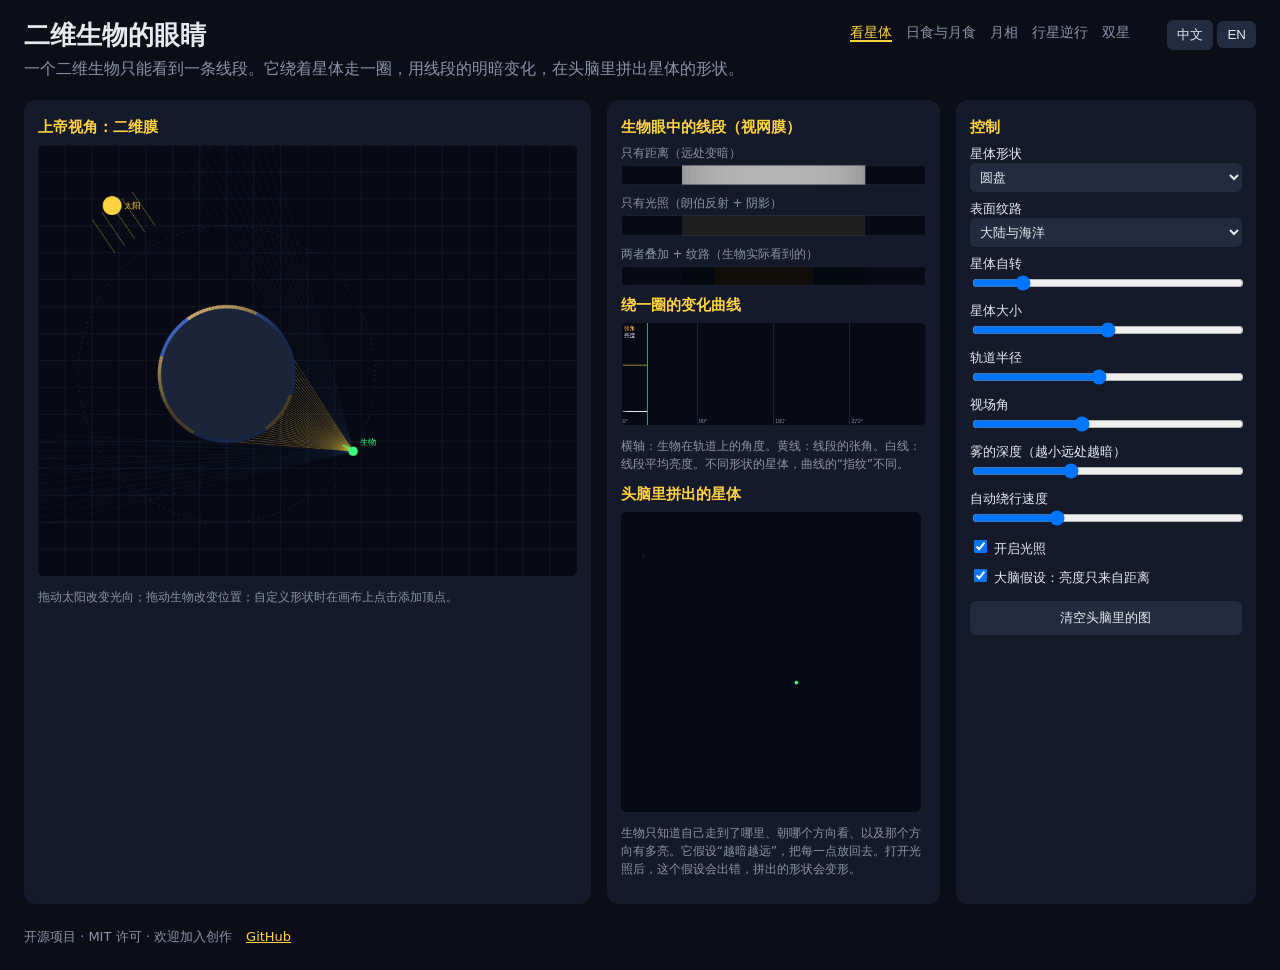
<file: index.html>
<!DOCTYPE html>
<html lang="zh">
<head>
<meta charset="utf-8">
<meta name="viewport" content="width=device-width, initial-scale=1">
<title>Flatland Vision · 二维生物的眼睛</title>
<link rel="stylesheet" href="style.css">
</head>
<body>
<header>
  <h1 data-i18n="title">二维生物的眼睛</h1>
  <p class="sub" data-i18n="subtitle">一个二维生物只能看到一条线段。它绕着星体走一圈，用线段的明暗变化，在头脑里拼出星体的形状。</p>
  <nav class="nav"></nav>
  <div class="lang"><button id="btn-zh">中文</button><button id="btn-en">EN</button></div>
</header>

<main>
  <section class="panel wide">
    <h2 data-i18n="world">上帝视角：二维膜</h2>
    <canvas id="world" width="800" height="640"></canvas>
    <p class="hint" data-i18n="worldHint">拖动太阳改变光向；拖动生物改变位置；自定义形状时在画布上点击添加顶点。</p>
  </section>

  <section class="panel">
    <h2 data-i18n="retina">生物眼中的线段（视网膜）</h2>
    <div class="label" data-i18n="retinaDepth">只有距离（远处变暗）</div>
    <canvas id="retina-depth" width="600" height="40"></canvas>
    <div class="label" data-i18n="retinaLight">只有光照（朗伯反射 + 阴影）</div>
    <canvas id="retina-light" width="600" height="40"></canvas>
    <div class="label" data-i18n="retinaBoth">两者叠加 + 纹路（生物实际看到的）</div>
    <canvas id="retina-both" width="600" height="40"></canvas>

    <h2 data-i18n="signature">绕一圈的变化曲线</h2>
    <canvas id="signature" width="600" height="200"></canvas>
    <p class="hint" data-i18n="sigHint">横轴：生物在轨道上的角度。黄线：线段的张角。白线：线段平均亮度。不同形状的星体，曲线的“指纹”不同。</p>

    <h2 data-i18n="mind">头脑里拼出的星体</h2>
    <canvas id="mind" width="300" height="300"></canvas>
    <p class="hint" data-i18n="mindHint">生物只知道自己走到了哪里、朝哪个方向看、以及那个方向有多亮。它假设“越暗越远”，把每一点放回去。打开光照后，这个假设会出错，拼出的形状会变形。</p>
  </section>

  <section class="panel controls">
    <h2 data-i18n="controls">控制</h2>
    <label><span data-i18n="shape">星体形状</span>
      <select id="shape">
        <option value="circle" data-i18n="circle">圆盘</option>
        <option value="triangle" data-i18n="triangle">三角形</option>
        <option value="square" data-i18n="square">正方形</option>
        <option value="pentagon" data-i18n="pentagon">五边形</option>
        <option value="star" data-i18n="star">五角星</option>
        <option value="hexagon" data-i18n="hexagon">六边形</option>
        <option value="ellipse" data-i18n="ellipse">椭圆</option>
        <option value="egg" data-i18n="egg">蛋形</option>
        <option value="rounded" data-i18n="rounded">圆角方形</option>
        <option value="crescent" data-i18n="crescent">月牙（非凸）</option>
        <option value="gear" data-i18n="gear">齿轮（非凸）</option>
        <option value="asteroid" data-i18n="asteroid">小行星（随机）</option>
        <option value="custom" data-i18n="custom">自定义（点击画布）</option>
      </select></label>
    <label><span data-i18n="texture">表面纹路</span>
      <select id="texture">
        <option value="continents" data-i18n="texContinents">大陆与海洋</option>
        <option value="stripes" data-i18n="texStripes">条纹</option>
        <option value="bands" data-i18n="texBands">宽窄带</option>
        <option value="spots" data-i18n="texSpots">斑点</option>
        <option value="noise" data-i18n="texNoise">杂色</option>
        <option value="none" data-i18n="texNone">无</option>
      </select></label>
    <label><span data-i18n="spin">星体自转</span><input type="range" id="spin" min="0" max="60" value="10"></label>
    <label><span data-i18n="size">星体大小</span><input type="range" id="size" min="40" max="160" value="100"></label>
    <label><span data-i18n="orbit">轨道半径</span><input type="range" id="orbit" min="150" max="300" value="220"></label>
    <label><span data-i18n="fov">视场角</span><input type="range" id="fov" min="30" max="180" value="90"></label>
    <label><span data-i18n="fog">雾的深度（越小远处越暗）</span><input type="range" id="fog" min="100" max="800" value="350"></label>
    <label><span data-i18n="speed">自动绕行速度</span><input type="range" id="speed" min="0" max="100" value="30"></label>
    <label><input type="checkbox" id="lightOn" checked> <span data-i18n="lightOn">开启光照</span></label>
    <label><input type="checkbox" id="assumeDepth" checked> <span data-i18n="assumeDepth">大脑假设：亮度只来自距离</span></label>
    <button id="clearMind" data-i18n="clearMind">清空头脑里的图</button>

  </section>
</main>

<footer>
  <span data-i18n="footer">开源项目 · MIT 许可 · 欢迎加入创作</span>
  <a href="https://github.com/WalterWood1995/flatland-vision" target="_blank">GitHub</a>
</footer>
<script src="common.js"></script><script src="app.js"></script>
</body>
</html>
</file>
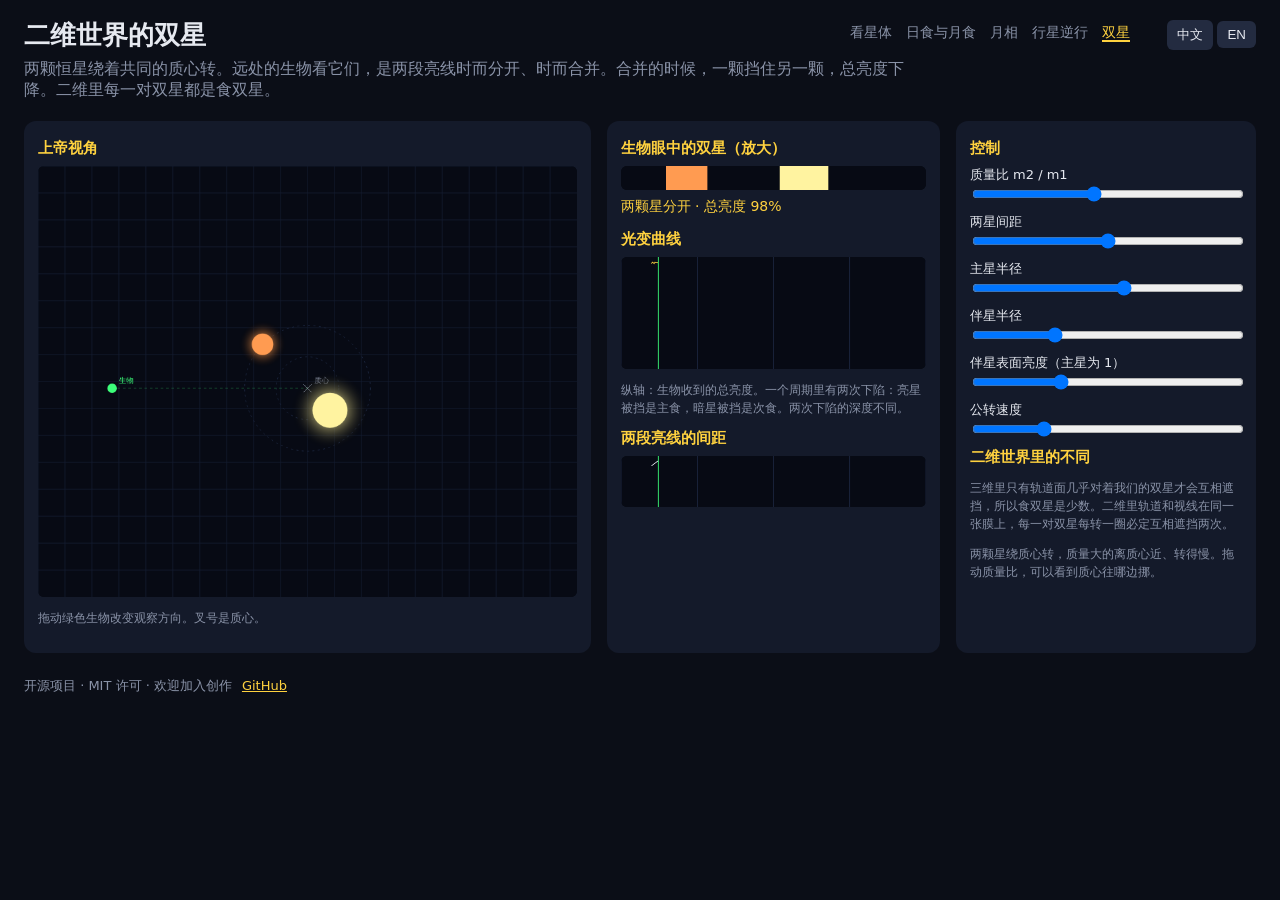
<file: binary.html>
<!DOCTYPE html>
<html lang="zh">
<head><meta charset="utf-8"><meta name="viewport" content="width=device-width, initial-scale=1">
<title>Flatland · 二维世界的双星</title><link rel="stylesheet" href="style.css"></head>
<body>
<header>
  <h1 data-i18n="title">二维世界的双星</h1>
  <p class="sub" data-i18n="subtitle">两颗恒星绕着共同的质心转。远处的生物看它们，是两段亮线时而分开、时而合并。合并的时候，一颗挡住另一颗，总亮度下降。二维里每一对双星都是食双星。</p>
  <nav class="nav"></nav>
  <div class="lang"><button id="btn-zh">中文</button><button id="btn-en">EN</button></div>
</header>
<main>
  <section class="panel wide"><h2 data-i18n="world">上帝视角</h2><canvas id="world" width="800" height="640"></canvas>
    <p class="hint" data-i18n="worldHint">拖动绿色生物改变观察方向。叉号是质心。</p></section>
  <section class="panel">
    <h2 data-i18n="retina">生物眼中的双星（放大）</h2><canvas id="retina" width="600" height="48"></canvas>
    <div id="status" class="status"></div>
    <h2 data-i18n="curve">光变曲线</h2><canvas id="curve" width="600" height="220"></canvas>
    <p class="hint" data-i18n="curveHint">纵轴：生物收到的总亮度。一个周期里有两次下陷：亮星被挡是主食，暗星被挡是次食。两次下陷的深度不同。</p>
    <h2 data-i18n="sep">两段亮线的间距</h2><canvas id="sepc" width="600" height="100"></canvas>
  </section>
  <section class="panel controls"><h2 data-i18n="controls">控制</h2>
    <label><span data-i18n="q">质量比 m2 / m1</span><input type="range" id="q" min="0.1" max="1" step="0.05" value="0.5"></label>
    <label><span data-i18n="sepr">两星间距</span><input type="range" id="sepr" min="60" max="220" value="140"></label>
    <label><span data-i18n="s1">主星半径</span><input type="range" id="s1" min="8" max="40" value="26"></label>
    <label><span data-i18n="s2">伴星半径</span><input type="range" id="s2" min="6" max="40" value="16"></label>
    <label><span data-i18n="b2">伴星表面亮度（主星为 1）</span><input type="range" id="b2" min="0.05" max="1" step="0.05" value="0.35"></label>
    <label><span data-i18n="speed">公转速度</span><input type="range" id="speed" min="0" max="100" value="25"></label>
    <h2 data-i18n="notes">二维世界里的不同</h2>
    <p class="hint" data-i18n="notes1">三维里只有轨道面几乎对着我们的双星才会互相遮挡，所以食双星是少数。二维里轨道和视线在同一张膜上，每一对双星每转一圈必定互相遮挡两次。</p>
    <p class="hint" data-i18n="notes2">两颗星绕质心转，质量大的离质心近、转得慢。拖动质量比，可以看到质心往哪边挪。</p>
  </section>
</main>
<footer><span data-i18n="footer">开源项目 · MIT 许可 · 欢迎加入创作</span><a href="https://github.com/WalterWood1995/flatland-vision" target="_blank">GitHub</a></footer>
<script src="common.js"></script><script src="binary.js"></script>
</body></html>
</file>
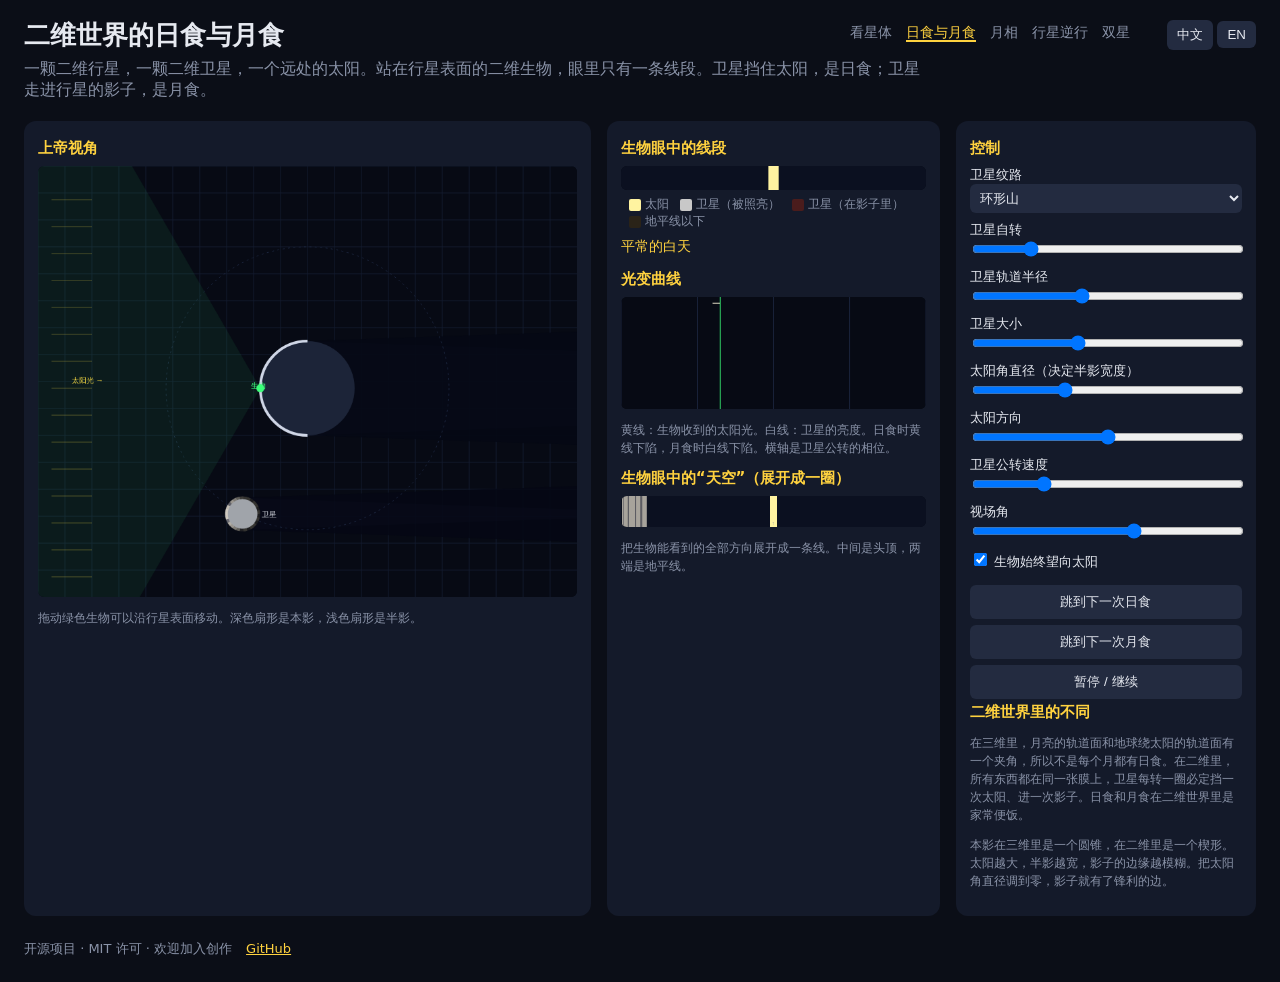
<file: eclipse.html>
<!DOCTYPE html>
<html lang="zh">
<head>
<meta charset="utf-8">
<meta name="viewport" content="width=device-width, initial-scale=1">
<title>Flatland Eclipse · 二维世界的日食与月食</title>
<link rel="stylesheet" href="style.css">
</head>
<body>
<header>
  <h1 data-i18n="title">二维世界的日食与月食</h1>
  <p class="sub" data-i18n="subtitle">一颗二维行星，一颗二维卫星，一个远处的太阳。站在行星表面的二维生物，眼里只有一条线段。卫星挡住太阳，是日食；卫星走进行星的影子，是月食。</p>
  <nav class="nav"></nav>
  <div class="lang"><button id="btn-zh">中文</button><button id="btn-en">EN</button></div>
</header>

<main>
  <section class="panel wide">
    <h2 data-i18n="world">上帝视角</h2>
    <canvas id="world" width="800" height="640"></canvas>
    <p class="hint" data-i18n="worldHint">拖动绿色生物可以沿行星表面移动。深色扇形是本影，浅色扇形是半影。</p>
  </section>

  <section class="panel">
    <h2 data-i18n="retina">生物眼中的线段</h2>
    <canvas id="retina" width="600" height="48"></canvas>
    <div class="legend"><span class="sw sun"></span><span data-i18n="lgSun">太阳</span> <span class="sw moon"></span><span data-i18n="lgMoon">卫星（被照亮）</span> <span class="sw dark"></span><span data-i18n="lgDark">卫星（在影子里）</span> <span class="sw ground"></span><span data-i18n="lgGround">地平线以下</span></div>
    <div id="status" class="status"></div>

    <h2 data-i18n="curves">光变曲线</h2>
    <canvas id="curves" width="600" height="220"></canvas>
    <p class="hint" data-i18n="curvesHint">黄线：生物收到的太阳光。白线：卫星的亮度。日食时黄线下陷，月食时白线下陷。横轴是卫星公转的相位。</p>

    <h2 data-i18n="sky">生物眼中的“天空”（展开成一圈）</h2>
    <canvas id="sky" width="600" height="60"></canvas>
    <p class="hint" data-i18n="skyHint">把生物能看到的全部方向展开成一条线。中间是头顶，两端是地平线。</p>
  </section>

  <section class="panel controls">
    <h2 data-i18n="controls">控制</h2>
    <label><span data-textext="texture">卫星纹路</span><select id="texture"></select></label>
    <label><span data-textext="spin">卫星自转</span><input type="range" id="spin" min="0" max="60" value="12"></label>
    <label><span data-i18n="moonDist">卫星轨道半径</span><input type="range" id="moonDist" min="150" max="300" value="210"></label>
    <label><span data-i18n="moonSize">卫星大小</span><input type="range" id="moonSize" min="8" max="50" value="24"></label>
    <label><span data-i18n="sunSize">太阳角直径（决定半影宽度）</span><input type="range" id="sunSize" min="0" max="12" value="4" step="0.5"></label>
    <label><span data-i18n="sunAngle">太阳方向</span><input type="range" id="sunAngle" min="0" max="360" value="180"></label>
    <label><span data-i18n="speed">卫星公转速度</span><input type="range" id="speed" min="0" max="100" value="25"></label>
    <label><span data-i18n="fov">视场角</span><input type="range" id="fov" min="30" max="180" value="120"></label>
    <label><input type="checkbox" id="lockSun" checked> <span data-i18n="lockSun">生物始终望向太阳</span></label>
    <button id="goSolar" data-i18n="goSolar">跳到下一次日食</button>
    <button id="goLunar" data-i18n="goLunar">跳到下一次月食</button>
    <button id="pause" data-i18n="pause">暂停 / 继续</button>

    <h2 data-i18n="notes">二维世界里的不同</h2>
    <p class="hint" data-i18n="notes1">在三维里，月亮的轨道面和地球绕太阳的轨道面有一个夹角，所以不是每个月都有日食。在二维里，所有东西都在同一张膜上，卫星每转一圈必定挡一次太阳、进一次影子。日食和月食在二维世界里是家常便饭。</p>
    <p class="hint" data-i18n="notes2">本影在三维里是一个圆锥，在二维里是一个楔形。太阳越大，半影越宽，影子的边缘越模糊。把太阳角直径调到零，影子就有了锋利的边。</p>
  </section>
</main>

<footer>
  <span data-i18n="footer">开源项目 · MIT 许可 · 欢迎加入创作</span>
  <a href="https://github.com/WalterWood1995/flatland-vision" target="_blank">GitHub</a>
</footer>
<script src="common.js"></script><script src="eclipse.js"></script>
</body>
</html>
</file>
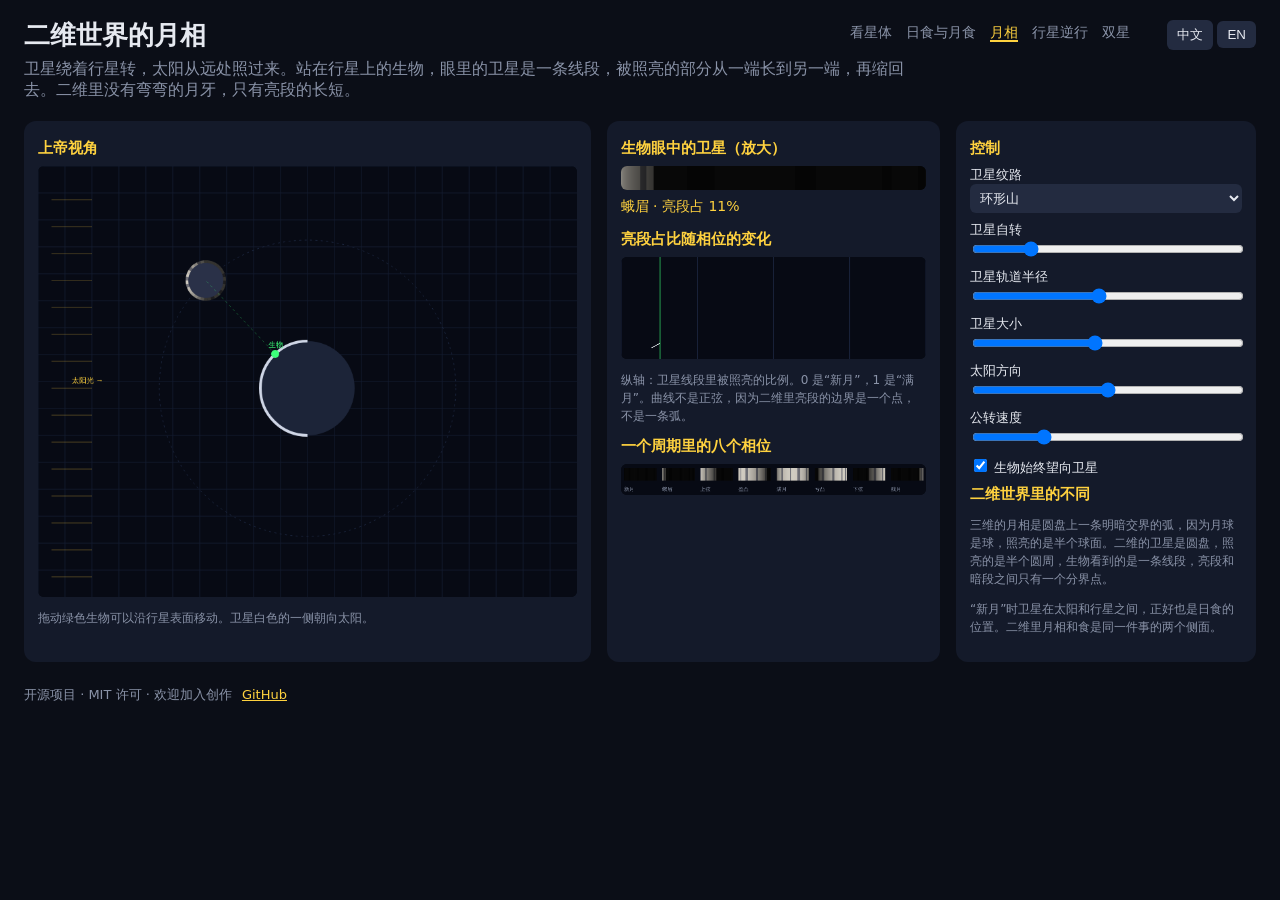
<file: phases.html>
<!DOCTYPE html>
<html lang="zh">
<head><meta charset="utf-8"><meta name="viewport" content="width=device-width, initial-scale=1">
<title>Flatland · 二维世界的月相</title><link rel="stylesheet" href="style.css"></head>
<body>
<header>
  <h1 data-i18n="title">二维世界的月相</h1>
  <p class="sub" data-i18n="subtitle">卫星绕着行星转，太阳从远处照过来。站在行星上的生物，眼里的卫星是一条线段，被照亮的部分从一端长到另一端，再缩回去。二维里没有弯弯的月牙，只有亮段的长短。</p>
  <nav class="nav"></nav>
  <div class="lang"><button id="btn-zh">中文</button><button id="btn-en">EN</button></div>
</header>
<main>
  <section class="panel wide"><h2 data-i18n="world">上帝视角</h2><canvas id="world" width="800" height="640"></canvas>
    <p class="hint" data-i18n="worldHint">拖动绿色生物可以沿行星表面移动。卫星白色的一侧朝向太阳。</p></section>
  <section class="panel">
    <h2 data-i18n="retina">生物眼中的卫星（放大）</h2><canvas id="retina" width="600" height="48"></canvas>
    <div id="status" class="status"></div>
    <h2 data-i18n="curve">亮段占比随相位的变化</h2><canvas id="curve" width="600" height="200"></canvas>
    <p class="hint" data-i18n="curveHint">纵轴：卫星线段里被照亮的比例。0 是“新月”，1 是“满月”。曲线不是正弦，因为二维里亮段的边界是一个点，不是一条弧。</p>
    <h2 data-i18n="strip">一个周期里的八个相位</h2><canvas id="strip" width="600" height="60"></canvas>
  </section>
  <section class="panel controls"><h2 data-i18n="controls">控制</h2>
    <label><span data-textext="texture">卫星纹路</span><select id="texture"></select></label>
    <label><span data-textext="spin">卫星自转</span><input type="range" id="spin" min="0" max="60" value="12"></label>
    <label><span data-i18n="moonDist">卫星轨道半径</span><input type="range" id="moonDist" min="150" max="300" value="220"></label>
    <label><span data-i18n="moonSize">卫星大小</span><input type="range" id="moonSize" min="10" max="50" value="28"></label>
    <label><span data-i18n="sunAngle">太阳方向</span><input type="range" id="sunAngle" min="0" max="360" value="180"></label>
    <label><span data-i18n="speed">公转速度</span><input type="range" id="speed" min="0" max="100" value="25"></label>
    <label><input type="checkbox" id="track" checked> <span data-i18n="track">生物始终望向卫星</span></label>
    <h2 data-i18n="notes">二维世界里的不同</h2>
    <p class="hint" data-i18n="notes1">三维的月相是圆盘上一条明暗交界的弧，因为月球是球，照亮的是半个球面。二维的卫星是圆盘，照亮的是半个圆周，生物看到的是一条线段，亮段和暗段之间只有一个分界点。</p>
    <p class="hint" data-i18n="notes2">“新月”时卫星在太阳和行星之间，正好也是日食的位置。二维里月相和食是同一件事的两个侧面。</p>
  </section>
</main>
<footer><span data-i18n="footer">开源项目 · MIT 许可 · 欢迎加入创作</span><a href="https://github.com/WalterWood1995/flatland-vision" target="_blank">GitHub</a></footer>
<script src="common.js"></script><script src="phases.js"></script>
</body></html>
</file>
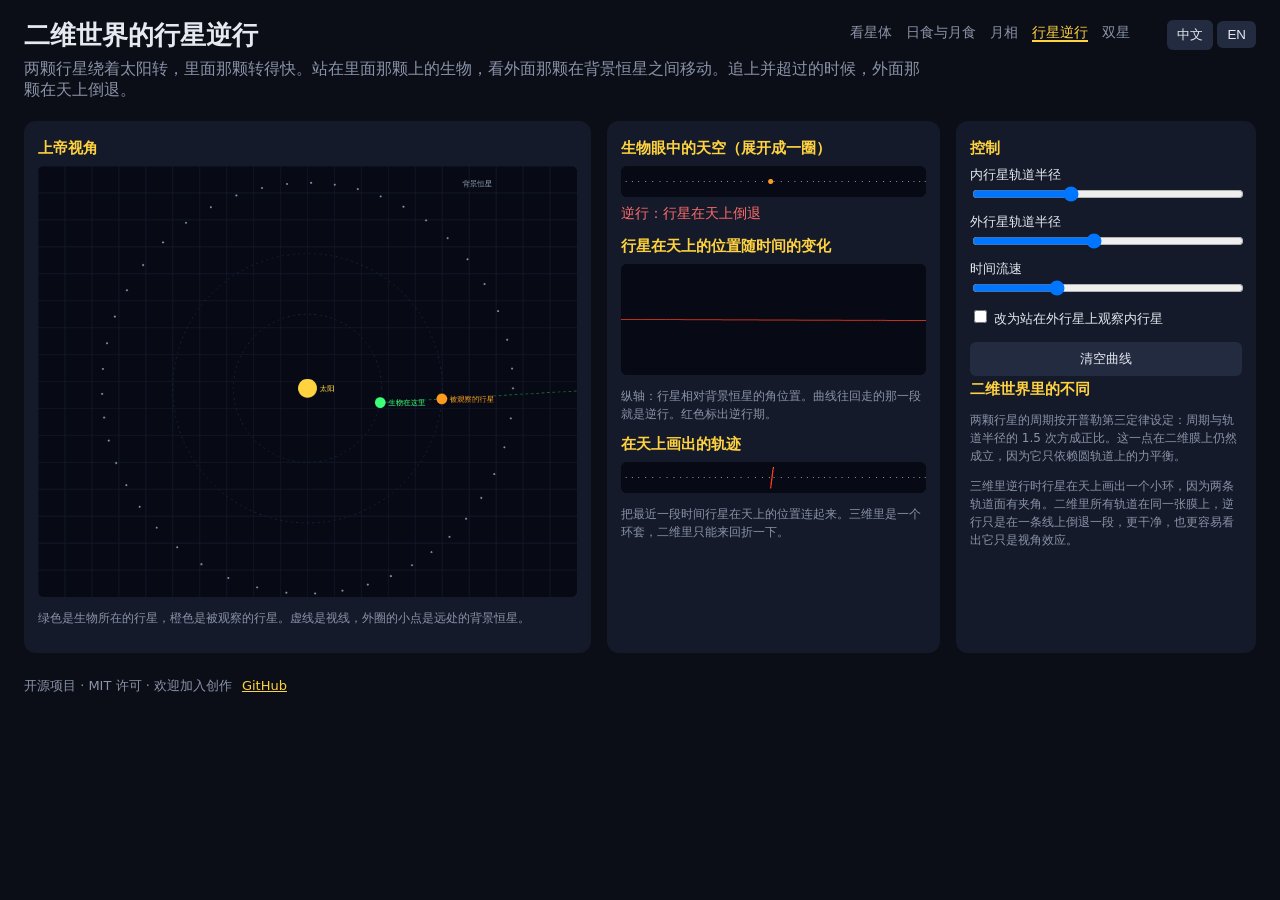
<file: retrograde.html>
<!DOCTYPE html>
<html lang="zh">
<head><meta charset="utf-8"><meta name="viewport" content="width=device-width, initial-scale=1">
<title>Flatland · 二维世界的行星逆行</title><link rel="stylesheet" href="style.css"></head>
<body>
<header>
  <h1 data-i18n="title">二维世界的行星逆行</h1>
  <p class="sub" data-i18n="subtitle">两颗行星绕着太阳转，里面那颗转得快。站在里面那颗上的生物，看外面那颗在背景恒星之间移动。追上并超过的时候，外面那颗在天上倒退。</p>
  <nav class="nav"></nav>
  <div class="lang"><button id="btn-zh">中文</button><button id="btn-en">EN</button></div>
</header>
<main>
  <section class="panel wide"><h2 data-i18n="world">上帝视角</h2><canvas id="world" width="800" height="640"></canvas>
    <p class="hint" data-i18n="worldHint">绿色是生物所在的行星，橙色是被观察的行星。虚线是视线，外圈的小点是远处的背景恒星。</p></section>
  <section class="panel">
    <h2 data-i18n="retina">生物眼中的天空（展开成一圈）</h2><canvas id="sky" width="600" height="60"></canvas>
    <div id="status" class="status"></div>
    <h2 data-i18n="curve">行星在天上的位置随时间的变化</h2><canvas id="curve" width="600" height="220"></canvas>
    <p class="hint" data-i18n="curveHint">纵轴：行星相对背景恒星的角位置。曲线往回走的那一段就是逆行。红色标出逆行期。</p>
    <h2 data-i18n="trail">在天上画出的轨迹</h2><canvas id="trail" width="600" height="60"></canvas>
    <p class="hint" data-i18n="trailHint">把最近一段时间行星在天上的位置连起来。三维里是一个环套，二维里只能来回折一下。</p>
  </section>
  <section class="panel controls"><h2 data-i18n="controls">控制</h2>
    <label><span data-i18n="r1">内行星轨道半径</span><input type="range" id="r1" min="60" max="200" value="110"></label>
    <label><span data-i18n="r2">外行星轨道半径</span><input type="range" id="r2" min="120" max="300" value="200"></label>
    <label><span data-i18n="speed">时间流速</span><input type="range" id="speed" min="0" max="100" value="30"></label>
    <label><input type="checkbox" id="swap"> <span data-i18n="swap">改为站在外行星上观察内行星</span></label>
    <button id="clear" data-i18n="clear">清空曲线</button>
    <h2 data-i18n="notes">二维世界里的不同</h2>
    <p class="hint" data-i18n="notes1">两颗行星的周期按开普勒第三定律设定：周期与轨道半径的 1.5 次方成正比。这一点在二维膜上仍然成立，因为它只依赖圆轨道上的力平衡。</p>
    <p class="hint" data-i18n="notes2">三维里逆行时行星在天上画出一个小环，因为两条轨道面有夹角。二维里所有轨道在同一张膜上，逆行只是在一条线上倒退一段，更干净，也更容易看出它只是视角效应。</p>
  </section>
</main>
<footer><span data-i18n="footer">开源项目 · MIT 许可 · 欢迎加入创作</span><a href="https://github.com/WalterWood1995/flatland-vision" target="_blank">GitHub</a></footer>
<script src="common.js"></script><script src="retrograde.js"></script>
</body></html>
</file>
<file: style.css>
:root { --bg:#0b0e17; --panel:#141a2a; --fg:#e6e9f0; --muted:#8a93a8; --accent:#ffd23f; }
* { box-sizing: border-box; }
body { margin:0; background:var(--bg); color:var(--fg); font-family: system-ui, "Microsoft YaHei", sans-serif; }
header { padding:18px 24px 8px; position:relative; }
header h1 { margin:0 0 6px; font-size:26px; }
header .sub { margin:0; color:var(--muted); max-width:900px; }
.lang { position:absolute; right:24px; top:20px; }
.lang button { background:#232b40; color:var(--fg); border:0; padding:6px 10px; margin-left:4px; border-radius:6px; cursor:pointer; }
main { display:grid; grid-template-columns: minmax(520px, 1.7fr) minmax(320px, 1fr) 300px; gap:16px; padding:12px 24px; }
.panel { background:var(--panel); border-radius:12px; padding:14px; }
.panel h2 { font-size:15px; margin:4px 0 8px; color:var(--accent); }
canvas { display:block; max-width:100%; background:#070a14; border-radius:6px; }
#retina-depth, #retina-light, #retina-both { margin-bottom:10px; width:100%; }
#signature, #mind { width:100%; margin-bottom:6px; }
#mind { width:300px; }
.label { font-size:12px; color:var(--muted); margin:6px 0 3px; }
.hint { font-size:12px; color:var(--muted); line-height:1.5; }
.controls label { display:block; font-size:13px; margin:8px 0; }
.controls input[type=range] { width:100%; }
.controls select { width:100%; background:#232b40; color:var(--fg); border:0; padding:6px; border-radius:6px; }
.controls button { background:#232b40; color:var(--fg); border:0; padding:8px 12px; border-radius:6px; cursor:pointer; width:100%; margin-top:6px; }
footer { padding:12px 24px 24px; color:var(--muted); font-size:13px; }
footer a { color:var(--accent); margin-left:10px; }
@media (max-width:1100px) { main { grid-template-columns:1fr; } }
.nav { position:absolute; right:150px; top:22px; }
.nav a { color:var(--muted); text-decoration:none; margin-left:14px; font-size:14px; }
.nav a.active { color:var(--accent); border-bottom:2px solid var(--accent); }
.legend { font-size:12px; color:var(--muted); margin:6px 0; }
.sw { display:inline-block; width:12px; height:12px; border-radius:2px; margin:0 4px 0 8px; vertical-align:middle; }
.sw.sun { background:#fff3a0; } .sw.moon { background:#c8c8c8; } .sw.dark { background:#4a1c1c; } .sw.ground { background:#2a2318; }
.status { font-size:14px; color:var(--accent); margin:8px 0 12px; min-height:20px; }
#retina, #sky { width:100%; }
</file>
